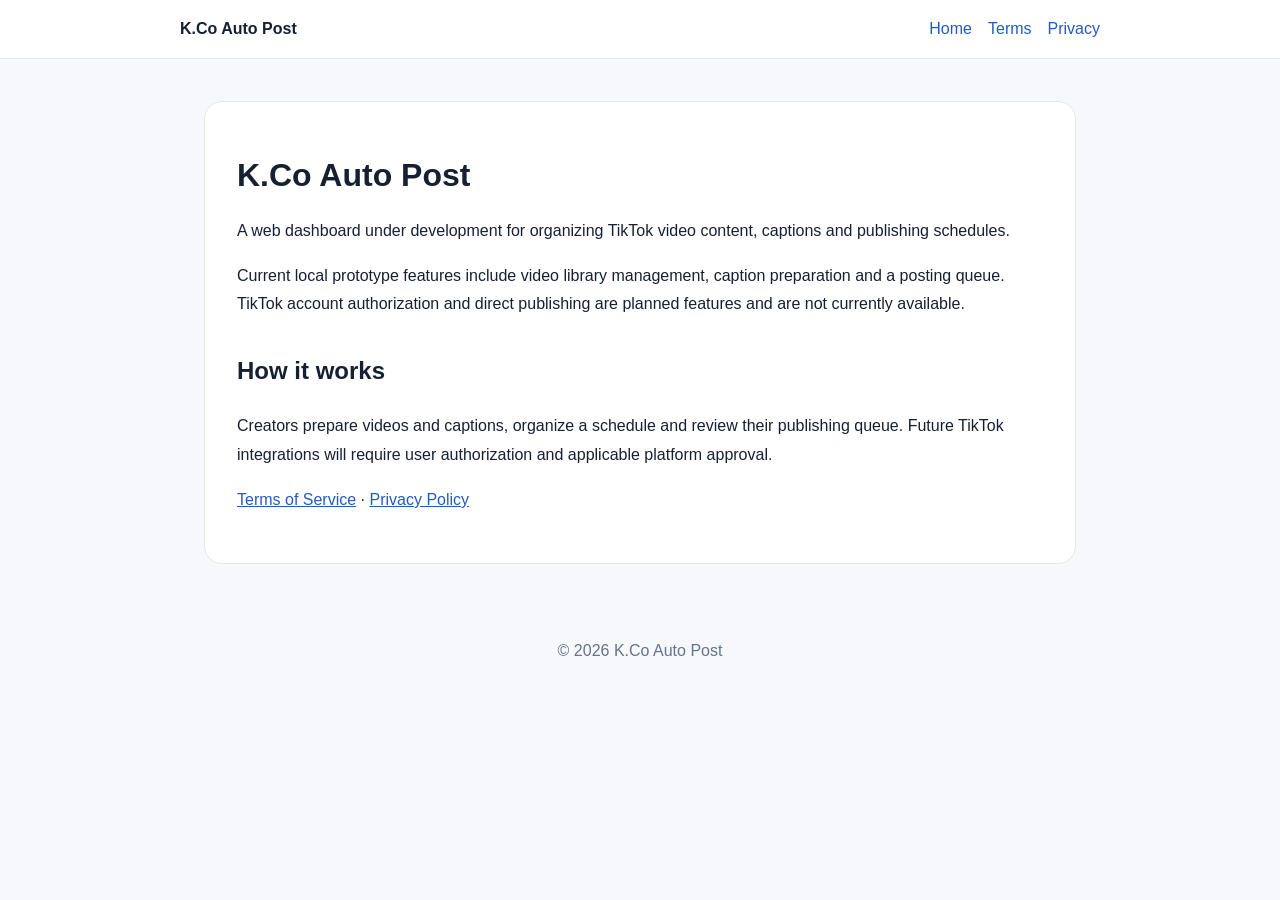
<file: index.html>
<!doctype html><html lang="en"><head><meta charset="utf-8"><meta name="viewport" content="width=device-width,initial-scale=1"><title>K.Co Auto Post</title><link rel="stylesheet" href="style.css"></head><body><header><strong>K.Co Auto Post</strong><nav><a href="index.html">Home</a><a href="terms.html">Terms</a><a href="privacy.html">Privacy</a></nav></header><main><div class="panel"><h1>K.Co Auto Post</h1><p>A web dashboard under development for organizing TikTok video content, captions and publishing schedules.</p><p>Current local prototype features include video library management, caption preparation and a posting queue. TikTok account authorization and direct publishing are planned features and are not currently available.</p><h2>How it works</h2><p>Creators prepare videos and captions, organize a schedule and review their publishing queue. Future TikTok integrations will require user authorization and applicable platform approval.</p><p><a href="terms.html">Terms of Service</a> · <a href="privacy.html">Privacy Policy</a></p></div></main><footer>© 2026 K.Co Auto Post</footer></body></html>
</file>
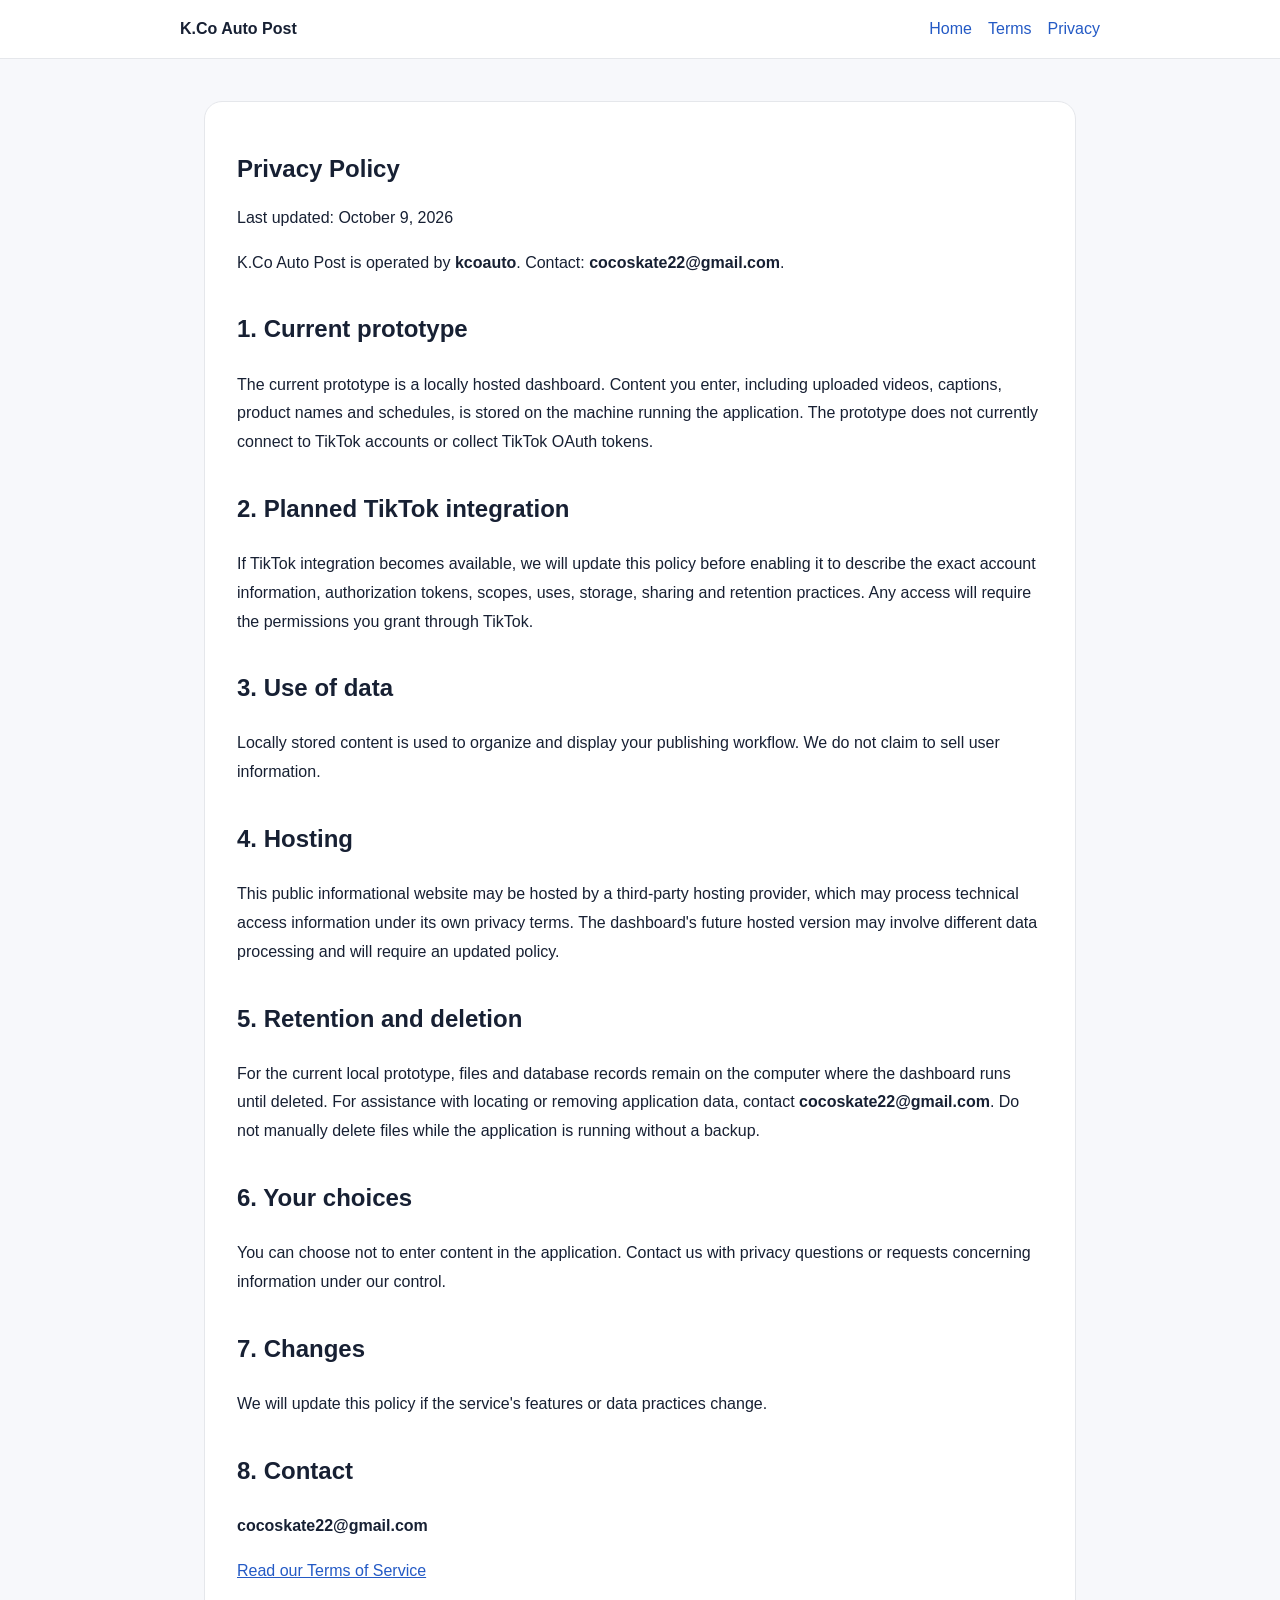
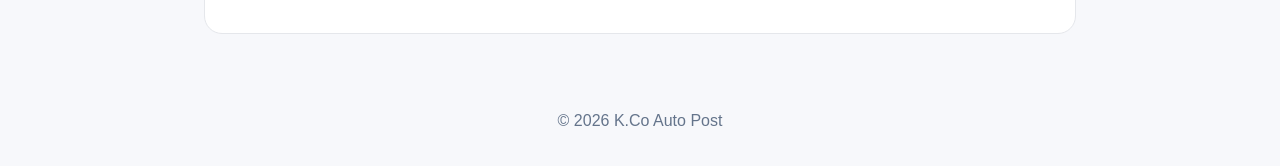
<file: privacy.html>
<!doctype html><html lang="en"><head><meta charset="utf-8"><meta name="viewport" content="width=device-width,initial-scale=1"><title>Privacy Policy | K.Co Auto Post</title><link rel="stylesheet" href="style.css"></head><body><header><strong>K.Co Auto Post</strong><nav><a href="index.html">Home</a><a href="terms.html">Terms</a><a href="privacy.html">Privacy</a></nav></header><main><article class="panel"><h1>Privacy Policy</h1><p>Last updated: October 9, 2026</p><p>K.Co Auto Post is operated by <strong>kcoauto</strong>. Contact: <strong>cocoskate22@gmail.com</strong>.</p><h2>1. Current prototype</h2><p>The current prototype is a locally hosted dashboard. Content you enter, including uploaded videos, captions, product names and schedules, is stored on the machine running the application. The prototype does not currently connect to TikTok accounts or collect TikTok OAuth tokens.</p><h2>2. Planned TikTok integration</h2><p>If TikTok integration becomes available, we will update this policy before enabling it to describe the exact account information, authorization tokens, scopes, uses, storage, sharing and retention practices. Any access will require the permissions you grant through TikTok.</p><h2>3. Use of data</h2><p>Locally stored content is used to organize and display your publishing workflow. We do not claim to sell user information.</p><h2>4. Hosting</h2><p>This public informational website may be hosted by a third-party hosting provider, which may process technical access information under its own privacy terms. The dashboard's future hosted version may involve different data processing and will require an updated policy.</p><h2>5. Retention and deletion</h2><p>For the current local prototype, files and database records remain on the computer where the dashboard runs until deleted. For assistance with locating or removing application data, contact <strong>cocoskate22@gmail.com</strong>. Do not manually delete files while the application is running without a backup.</p><h2>6. Your choices</h2><p>You can choose not to enter content in the application. Contact us with privacy questions or requests concerning information under our control.</p><h2>7. Changes</h2><p>We will update this policy if the service's features or data practices change.</p><h2>8. Contact</h2><p><strong>cocoskate22@gmail.com</strong></p><p><a href="terms.html">Read our Terms of Service</a></p></article></main><footer>© 2026 K.Co Auto Post</footer></body></html>
</file>
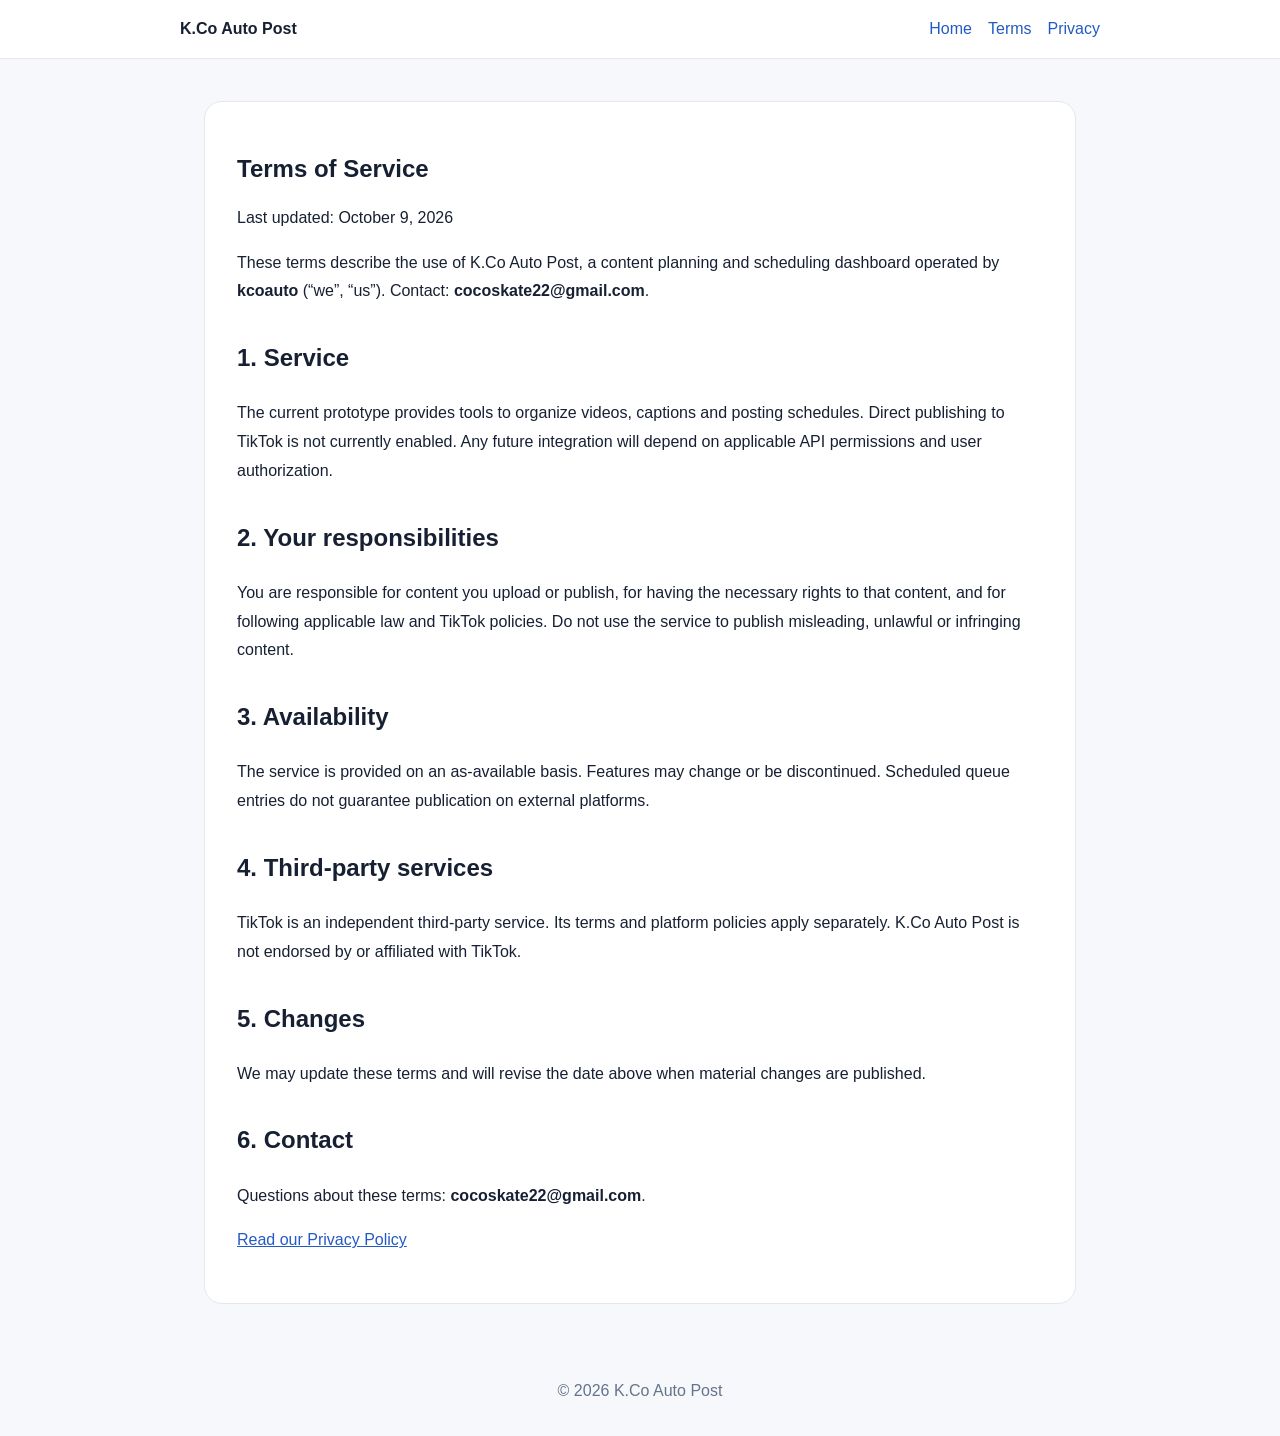
<file: terms.html>
<!doctype html><html lang="en"><head><meta charset="utf-8"><meta name="viewport" content="width=device-width,initial-scale=1"><title>Terms of Service | K.Co Auto Post</title><link rel="stylesheet" href="style.css"></head><body><header><strong>K.Co Auto Post</strong><nav><a href="index.html">Home</a><a href="terms.html">Terms</a><a href="privacy.html">Privacy</a></nav></header><main><article class="panel"><h1>Terms of Service</h1><p>Last updated: October 9, 2026</p><p>These terms describe the use of K.Co Auto Post, a content planning and scheduling dashboard operated by <strong>kcoauto</strong> (“we”, “us”). Contact: <strong>cocoskate22@gmail.com</strong>.</p><h2>1. Service</h2><p>The current prototype provides tools to organize videos, captions and posting schedules. Direct publishing to TikTok is not currently enabled. Any future integration will depend on applicable API permissions and user authorization.</p><h2>2. Your responsibilities</h2><p>You are responsible for content you upload or publish, for having the necessary rights to that content, and for following applicable law and TikTok policies. Do not use the service to publish misleading, unlawful or infringing content.</p><h2>3. Availability</h2><p>The service is provided on an as-available basis. Features may change or be discontinued. Scheduled queue entries do not guarantee publication on external platforms.</p><h2>4. Third-party services</h2><p>TikTok is an independent third-party service. Its terms and platform policies apply separately. K.Co Auto Post is not endorsed by or affiliated with TikTok.</p><h2>5. Changes</h2><p>We may update these terms and will revise the date above when material changes are published.</p><h2>6. Contact</h2><p>Questions about these terms: <strong>cocoskate22@gmail.com</strong>.</p><p><a href="privacy.html">Read our Privacy Policy</a></p></article></main><footer>© 2026 K.Co Auto Post</footer></body></html>
</file>
<file: style.css>
:root{font-family:Inter,Arial,sans-serif;color:#172033;background:#f7f8fb}*{box-sizing:border-box}body{margin:0}header{background:#fff;border-bottom:1px solid #e5e7eb;padding:20px max(24px,calc((100vw - 920px)/2));display:flex;justify-content:space-between;gap:16px;align-items:center}a{color:#245ac5}nav a{margin-left:16px;text-decoration:none}main{max-width:920px;margin:42px auto;padding:0 24px}.panel{background:white;border:1px solid #e5e7eb;border-radius:18px;padding:32px;line-height:1.8}h1{line-height:1.25}h2{margin-top:30px}footer{text-align:center;color:#64748b;padding:36px} .notice{background:#fff7e8;border-left:4px solid #e6a23c;padding:14px;border-radius:6px} @media(max-width:650px){header{display:block}nav a{display:inline-block;margin:12px 12px 0 0}.panel{padding:20px}}
</file>
